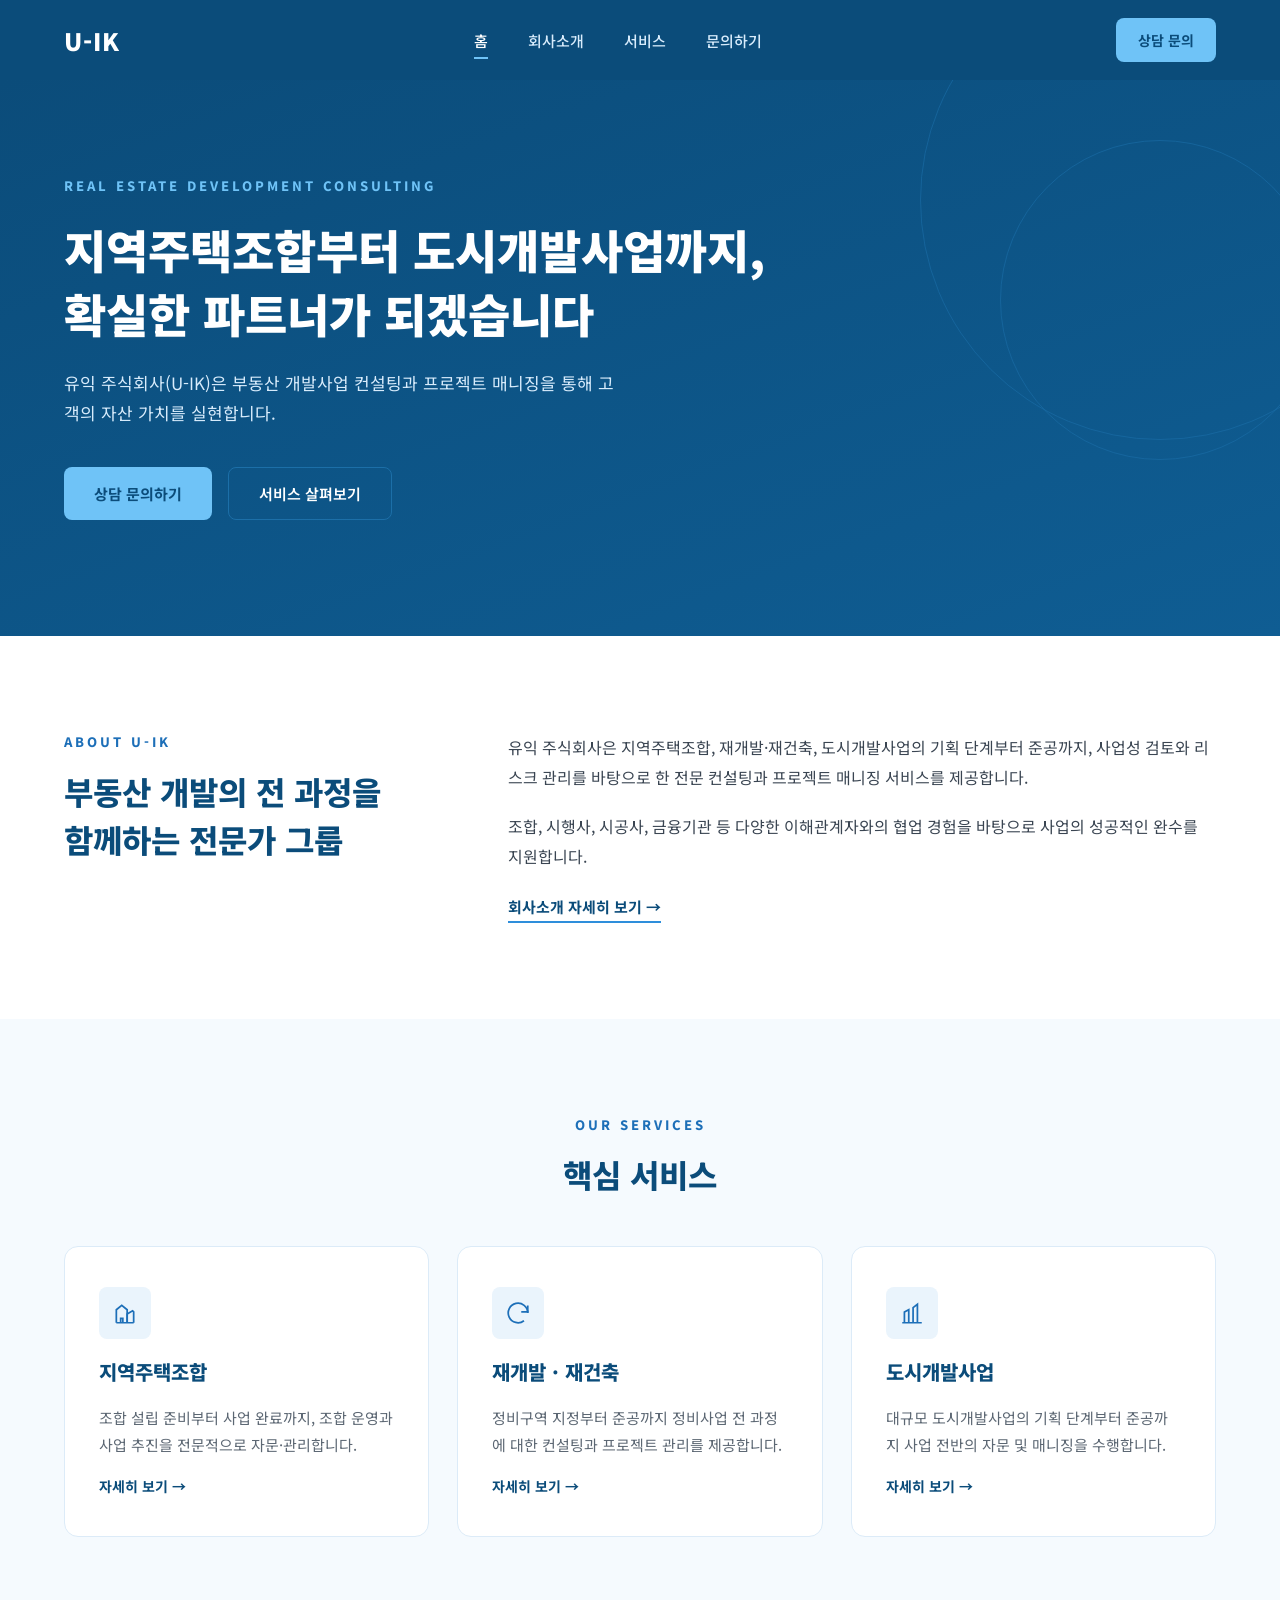
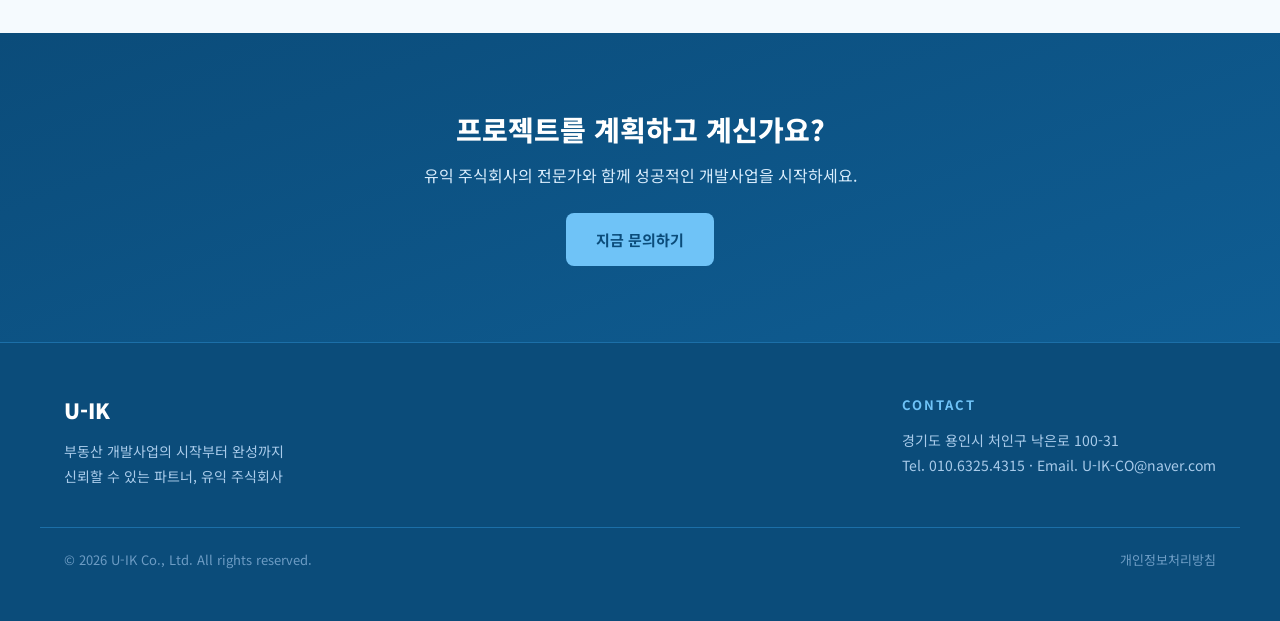
<file: index.html>
<!doctype html>
<html lang="ko">
<head>
<meta charset="UTF-8">
<meta name="viewport" content="width=device-width, initial-scale=1.0">
<title>U-IK | 유익 주식회사</title>
<meta name="description" content="지역주택조합, 재개발·재건축, 도시개발사업 컨설팅과 프로젝트 매니징 전문기업 유익 주식회사(U-IK)">
<link rel="preconnect" href="https://fonts.googleapis.com">
<link rel="preconnect" href="https://fonts.gstatic.com" crossorigin>
<link href="https://fonts.googleapis.com/css2?family=Noto+Sans+KR:wght@400;500;700;900&display=swap" rel="stylesheet">
<link rel="stylesheet" href="css/styles.css">
</head>
<body>

<nav class="nav" id="nav">
  <div class="nav-inner">
    <a href="index.html" class="logo">U-IK</a>
    <ul class="nav-links">
      <li><a href="index.html" class="active">홈</a></li>
      <li><a href="about.html">회사소개</a></li>
      <li><a href="services.html">서비스</a></li>
      <li><a href="contact.html">문의하기</a></li>
    </ul>
    <a href="contact.html" class="nav-cta">상담 문의</a>
    <button class="nav-toggle" id="navToggle" aria-label="메뉴 열기">
      <span></span><span></span><span></span>
    </button>
  </div>
</nav>

<header class="hero">
  <div class="hero-ring" style="width:480px; height:480px; right:-120px; top:-120px;"></div>
  <div class="hero-ring" style="width:320px; height:320px; right:-40px; top:60px;"></div>
  <div class="wrap">
    <div class="eyebrow">REAL ESTATE DEVELOPMENT CONSULTING</div>
    <h1>지역주택조합부터 도시개발사업까지,<br>확실한 파트너가 되겠습니다</h1>
    <p>유익 주식회사(U-IK)은 부동산 개발사업 컨설팅과 프로젝트 매니징을 통해 고객의 자산 가치를 실현합니다.</p>
    <div class="hero-actions">
      <a href="contact.html" class="btn-gold">상담 문의하기</a>
      <a href="services.html" class="btn-outline">서비스 살펴보기</a>
    </div>
  </div>
</header>

<section class="section">
  <div class="wrap two-col">
    <div class="col-fixed">
      <div class="section-label">ABOUT U-IK</div>
      <h2 class="section-title">부동산 개발의 전 과정을<br>함께하는 전문가 그룹</h2>
    </div>
    <div class="col-flex">
      <p class="body-text">유익 주식회사은 지역주택조합, 재개발·재건축, 도시개발사업의 기획 단계부터 준공까지, 사업성 검토와 리스크 관리를 바탕으로 한 전문 컨설팅과 프로젝트 매니징 서비스를 제공합니다.</p>
      <p class="body-text" style="margin-top:18px;">조합, 시행사, 시공사, 금융기관 등 다양한 이해관계자와의 협업 경험을 바탕으로 사업의 성공적인 완수를 지원합니다.</p>
      <a href="about.html" class="link-underline" style="margin-top:24px;">회사소개 자세히 보기 →</a>
    </div>
  </div>
</section>

<section class="section section-cream">
  <div class="wrap">
    <div style="text-align:center; max-width:640px; margin:0 auto 48px;">
      <div class="section-label">OUR SERVICES</div>
      <h2 class="section-title">핵심 서비스</h2>
    </div>
    <div class="grid-3">

      <div class="card">
        <div class="icon-badge">
          <svg class="icon" width="26" height="26" viewBox="0 0 24 24" fill="none" stroke="currentColor" stroke-width="1.6"><path d="M4 21V9l5-4 5 4v12"/><path d="M14 21v-8l5-3 1 1v10"/><path d="M8 21v-4h2v4M4 21h16"/></svg>
        </div>
        <h3>지역주택조합</h3>
        <p>조합 설립 준비부터 사업 완료까지, 조합 운영과 사업 추진을 전문적으로 자문·관리합니다.</p>
        <a href="services.html" class="link-underline">자세히 보기 →</a>
      </div>

      <div class="card">
        <div class="icon-badge">
          <svg class="icon" width="26" height="26" viewBox="0 0 24 24" fill="none" stroke="currentColor" stroke-width="1.6"><path d="M21 12a9 9 0 10-3.5 7.1"/><path d="M21 5v6h-6"/></svg>
        </div>
        <h3>재개발 · 재건축</h3>
        <p>정비구역 지정부터 준공까지 정비사업 전 과정에 대한 컨설팅과 프로젝트 관리를 제공합니다.</p>
        <a href="services.html" class="link-underline">자세히 보기 →</a>
      </div>

      <div class="card">
        <div class="icon-badge">
          <svg class="icon" width="26" height="26" viewBox="0 0 24 24" fill="none" stroke="currentColor" stroke-width="1.6"><path d="M3 21h18M5 21V11l4-2v12M13 21V7l4-3v17M9 14h.01M9 17h.01"/></svg>
        </div>
        <h3>도시개발사업</h3>
        <p>대규모 도시개발사업의 기획 단계부터 준공까지 사업 전반의 자문 및 매니징을 수행합니다.</p>
        <a href="services.html" class="link-underline">자세히 보기 →</a>
      </div>

    </div>
  </div>
</section>

<section class="cta">
  <div class="wrap">
    <h2>프로젝트를 계획하고 계신가요?</h2>
    <p>유익 주식회사의 전문가와 함께 성공적인 개발사업을 시작하세요.</p>
    <a href="contact.html" class="btn-gold" style="display:inline-block;">지금 문의하기</a>
  </div>
</section>

<footer class="footer">
  <div class="wrap footer-top">
    <div>
      <div class="footer-logo">U-IK</div>
      <p>부동산 개발사업의 시작부터 완성까지<br>신뢰할 수 있는 파트너, 유익 주식회사</p>
    </div>
    <div>
      <div style="font-size:13px; font-weight:700; letter-spacing:2px; color:#6FC3F7;">CONTACT</div>
      <p>경기도 용인시 처인구 낙은로 100-31<br>Tel. 010.6325.4315 · Email. U-IK-CO@naver.com</p>
    </div>
  </div>
  <div class="wrap footer-bottom">
    <span>© 2026 U-IK Co., Ltd. All rights reserved.</span>
    <ul class="footer-links">
      <li><a href="privacy.html">개인정보처리방침</a></li>
    </ul>
  </div>
</footer>

<script src="js/main.js"></script>
</body>
</html>
</file>
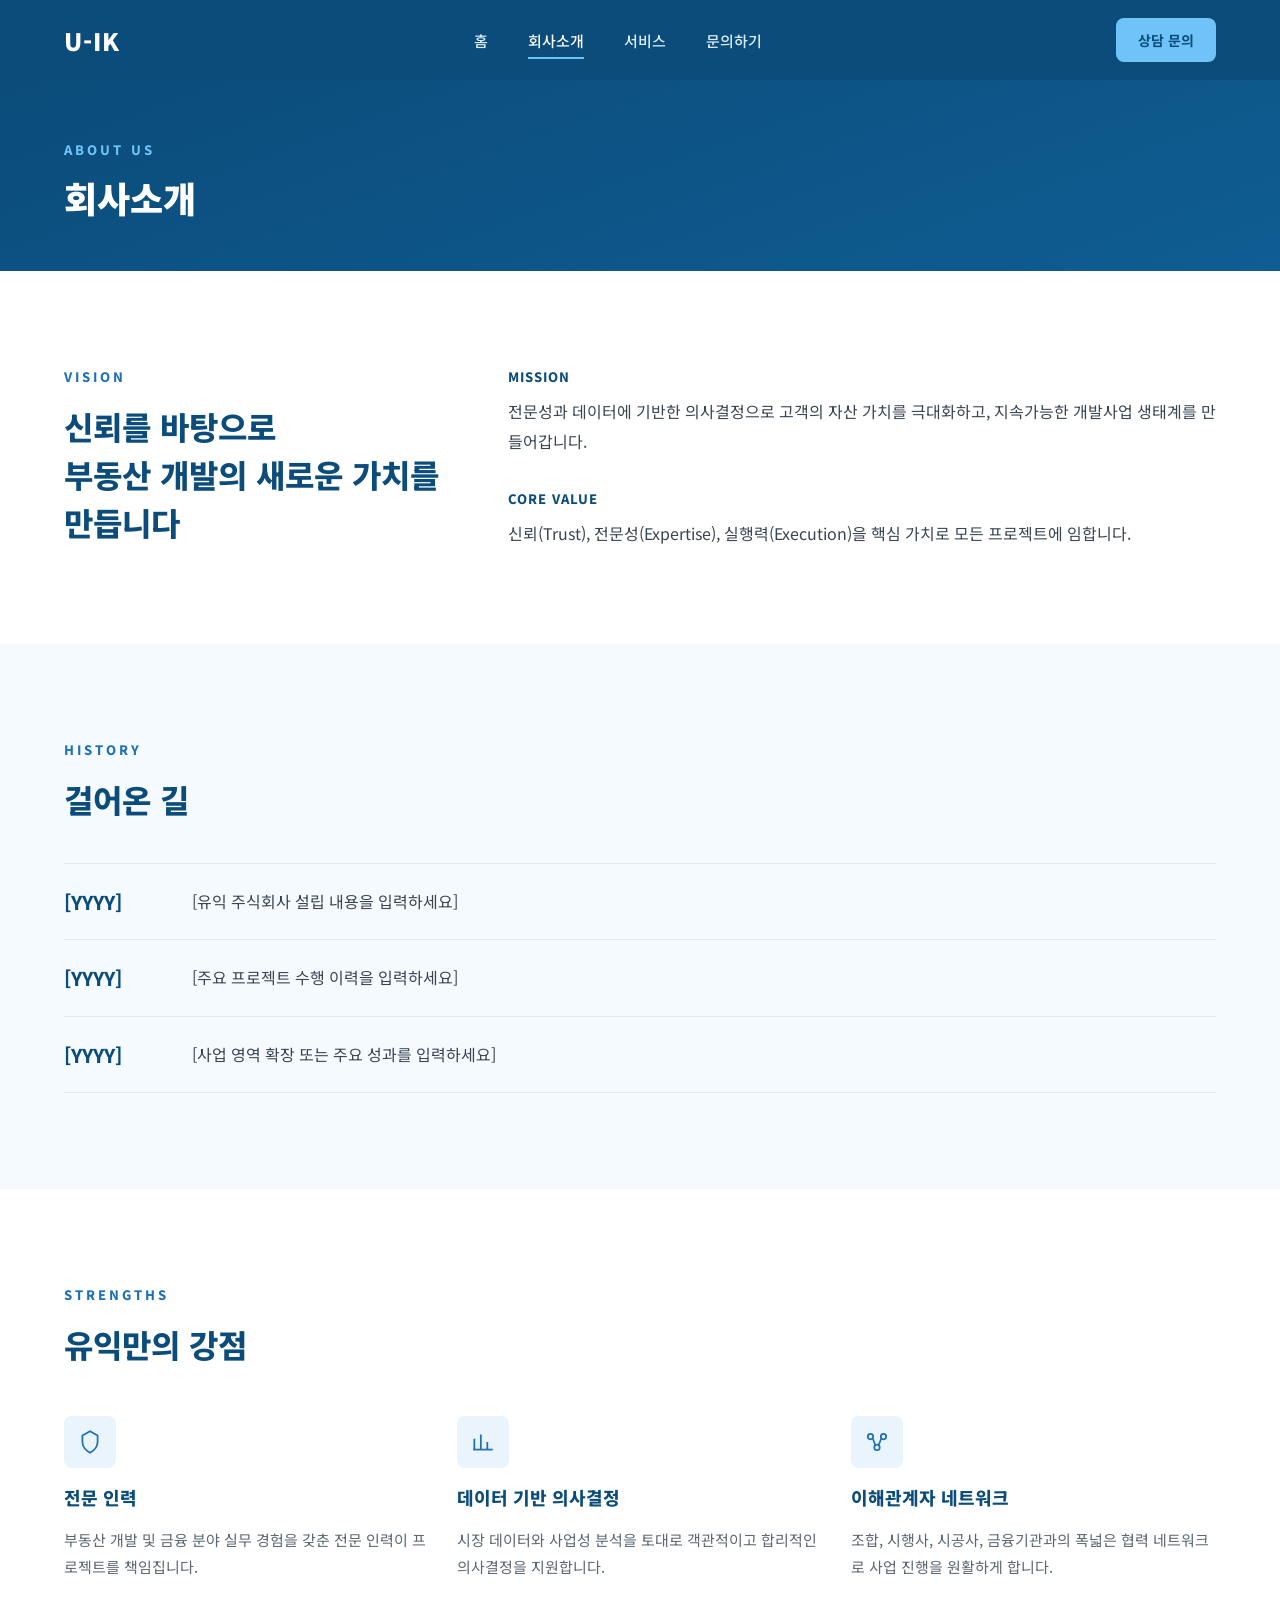
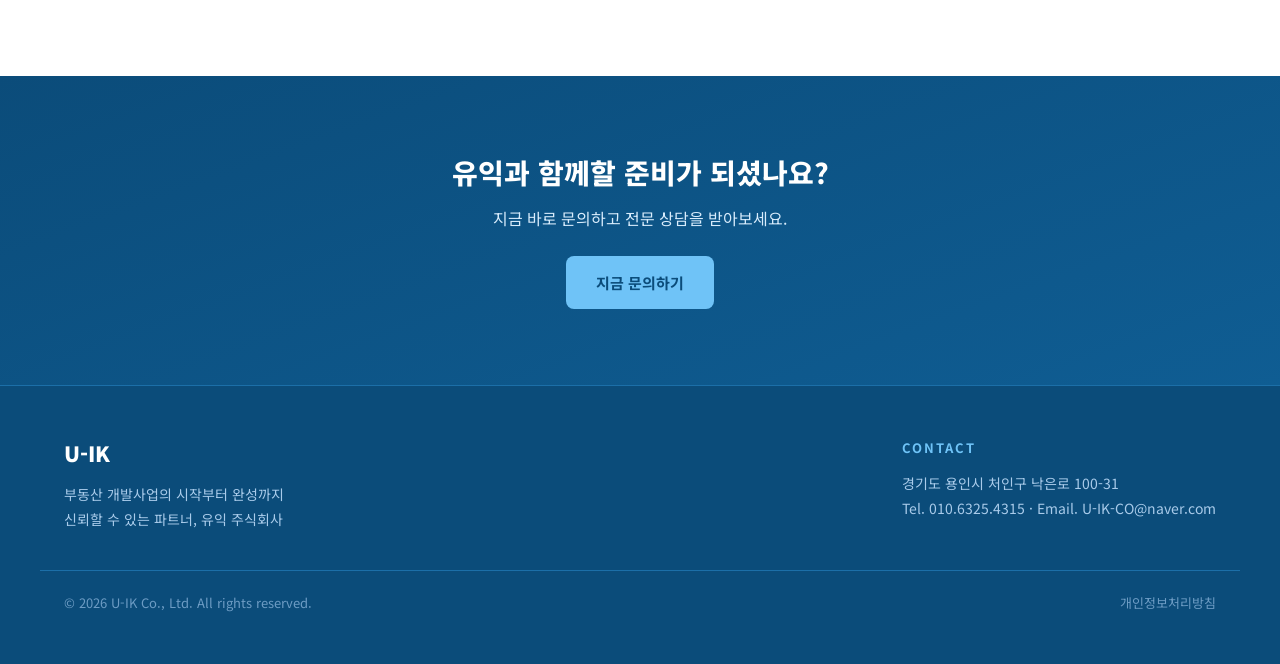
<file: about.html>
<!doctype html>
<html lang="ko">
<head>
<meta charset="UTF-8">
<meta name="viewport" content="width=device-width, initial-scale=1.0">
<title>회사소개 | U-IK</title>
<meta name="description" content="유익 주식회사(U-IK)의 비전, 미션, 핵심 강점을 소개합니다.">
<link rel="preconnect" href="https://fonts.googleapis.com">
<link rel="preconnect" href="https://fonts.gstatic.com" crossorigin>
<link href="https://fonts.googleapis.com/css2?family=Noto+Sans+KR:wght@400;500;700;900&display=swap" rel="stylesheet">
<link rel="stylesheet" href="css/styles.css">
</head>
<body>

<nav class="nav" id="nav">
  <div class="nav-inner">
    <a href="index.html" class="logo">U-IK</a>
    <ul class="nav-links">
      <li><a href="index.html">홈</a></li>
      <li><a href="about.html" class="active">회사소개</a></li>
      <li><a href="services.html">서비스</a></li>
      <li><a href="contact.html">문의하기</a></li>
    </ul>
    <a href="contact.html" class="nav-cta">상담 문의</a>
    <button class="nav-toggle" id="navToggle" aria-label="메뉴 열기">
      <span></span><span></span><span></span>
    </button>
  </div>
</nav>

<header class="page-hero">
  <div class="wrap">
    <div class="eyebrow">ABOUT US</div>
    <h1>회사소개</h1>
  </div>
</header>

<section class="section">
  <div class="wrap two-col">
    <div class="col-fixed">
      <div class="section-label">VISION</div>
      <h2 class="section-title">신뢰를 바탕으로<br>부동산 개발의 새로운 가치를 만듭니다</h2>
    </div>
    <div class="col-flex" style="display:flex; flex-direction:column; gap:32px; justify-content:center;">
      <div>
        <div style="font-size:13px; font-weight:800; color:var(--sky-900); letter-spacing:1px;">MISSION</div>
        <p class="body-text" style="margin-top:10px;">전문성과 데이터에 기반한 의사결정으로 고객의 자산 가치를 극대화하고, 지속가능한 개발사업 생태계를 만들어갑니다.</p>
      </div>
      <div>
        <div style="font-size:13px; font-weight:800; color:var(--sky-900); letter-spacing:1px;">CORE VALUE</div>
        <p class="body-text" style="margin-top:10px;">신뢰(Trust), 전문성(Expertise), 실행력(Execution)을 핵심 가치로 모든 프로젝트에 임합니다.</p>
      </div>
    </div>
  </div>
</section>

<section class="section section-cream">
  <div class="wrap">
    <div class="section-label">HISTORY</div>
    <h2 class="section-title" style="margin-bottom:40px;">걸어온 길</h2>
    <div>
      <div class="timeline-row">
        <div class="timeline-year">[YYYY]</div>
        <div class="timeline-desc">[유익 주식회사 설립 내용을 입력하세요]</div>
      </div>
      <div class="timeline-row">
        <div class="timeline-year">[YYYY]</div>
        <div class="timeline-desc">[주요 프로젝트 수행 이력을 입력하세요]</div>
      </div>
      <div class="timeline-row">
        <div class="timeline-year">[YYYY]</div>
        <div class="timeline-desc">[사업 영역 확장 또는 주요 성과를 입력하세요]</div>
      </div>
    </div>
  </div>
</section>

<section class="section">
  <div class="wrap">
    <div class="section-label">STRENGTHS</div>
    <h2 class="section-title" style="margin-bottom:48px;">유익만의 강점</h2>
    <div class="grid-3">

      <div class="strength">
        <div class="icon-badge">
          <svg class="icon" width="26" height="26" viewBox="0 0 24 24" fill="none" stroke="currentColor" stroke-width="1.6"><path d="M12 2l7 4v6c0 5-3.5 8-7 10-3.5-2-7-5-7-10V6l7-4z"/></svg>
        </div>
        <h3>전문 인력</h3>
        <p>부동산 개발 및 금융 분야 실무 경험을 갖춘 전문 인력이 프로젝트를 책임집니다.</p>
      </div>

      <div class="strength">
        <div class="icon-badge">
          <svg class="icon" width="26" height="26" viewBox="0 0 24 24" fill="none" stroke="currentColor" stroke-width="1.6"><path d="M4 19V9m6 10V5m6 14v-7"/><path d="M3 19h18"/></svg>
        </div>
        <h3>데이터 기반 의사결정</h3>
        <p>시장 데이터와 사업성 분석을 토대로 객관적이고 합리적인 의사결정을 지원합니다.</p>
      </div>

      <div class="strength">
        <div class="icon-badge">
          <svg class="icon" width="26" height="26" viewBox="0 0 24 24" fill="none" stroke="currentColor" stroke-width="1.6"><circle cx="6" cy="7" r="2.5"/><circle cx="18" cy="7" r="2.5"/><circle cx="12" cy="17" r="2.5"/><path d="M8 8.5L10.5 15M16 8.5L13.5 15"/></svg>
        </div>
        <h3>이해관계자 네트워크</h3>
        <p>조합, 시행사, 시공사, 금융기관과의 폭넓은 협력 네트워크로 사업 진행을 원활하게 합니다.</p>
      </div>

    </div>
  </div>
</section>

<section class="cta">
  <div class="wrap">
    <h2>유익과 함께할 준비가 되셨나요?</h2>
    <p>지금 바로 문의하고 전문 상담을 받아보세요.</p>
    <a href="contact.html" class="btn-gold" style="display:inline-block;">지금 문의하기</a>
  </div>
</section>

<footer class="footer">
  <div class="wrap footer-top">
    <div>
      <div class="footer-logo">U-IK</div>
      <p>부동산 개발사업의 시작부터 완성까지<br>신뢰할 수 있는 파트너, 유익 주식회사</p>
    </div>
    <div>
      <div style="font-size:13px; font-weight:700; letter-spacing:2px; color:#6FC3F7;">CONTACT</div>
      <p>경기도 용인시 처인구 낙은로 100-31<br>Tel. 010.6325.4315 · Email. U-IK-CO@naver.com</p>
    </div>
  </div>
  <div class="wrap footer-bottom">
    <span>© 2026 U-IK Co., Ltd. All rights reserved.</span>
    <ul class="footer-links">
      <li><a href="privacy.html">개인정보처리방침</a></li>
    </ul>
  </div>
</footer>

<script src="js/main.js"></script>
</body>
</html>
</file>
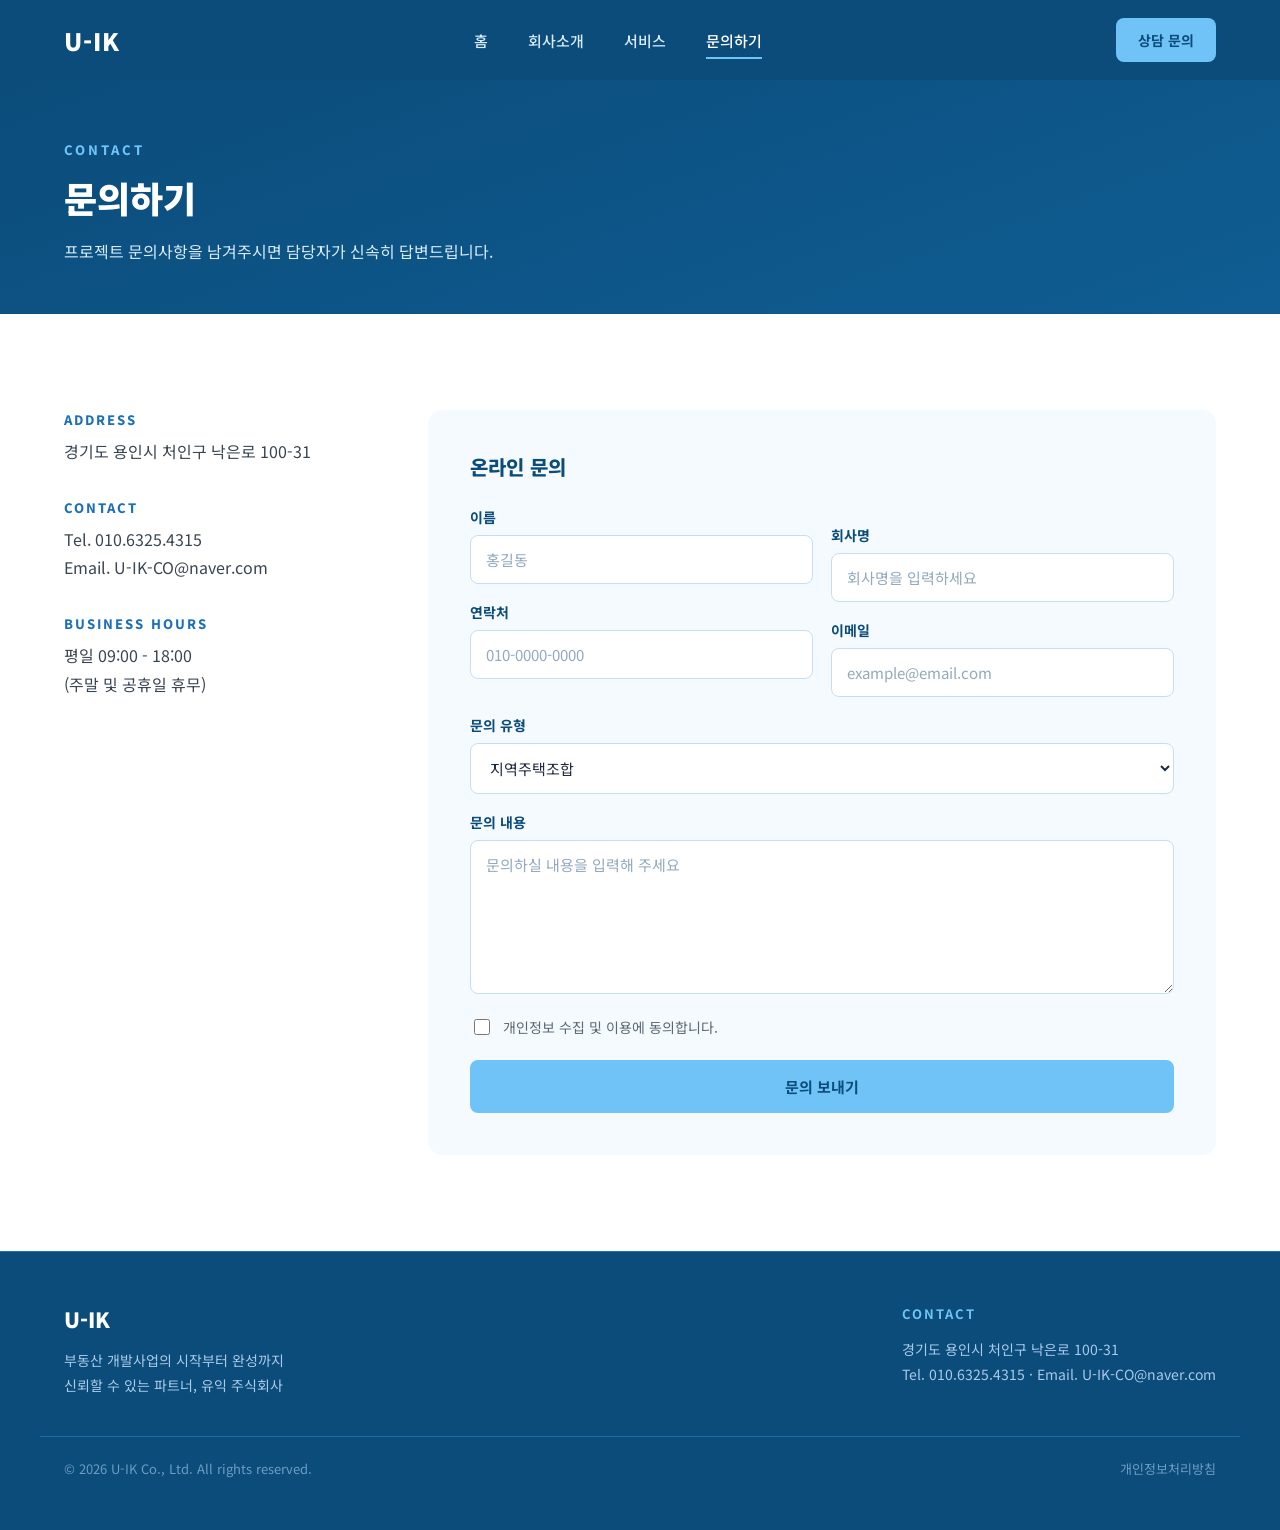
<file: contact.html>
<!doctype html>
<html lang="ko">
<head>
<meta charset="UTF-8">
<meta name="viewport" content="width=device-width, initial-scale=1.0">
<title>문의하기 | U-IK</title>
<meta name="description" content="유익 주식회사(U-IK)에 부동산 개발사업 컨설팅을 문의하세요.">
<link rel="preconnect" href="https://fonts.googleapis.com">
<link rel="preconnect" href="https://fonts.gstatic.com" crossorigin>
<link href="https://fonts.googleapis.com/css2?family=Noto+Sans+KR:wght@400;500;700;900&display=swap" rel="stylesheet">
<link rel="stylesheet" href="css/styles.css">
</head>
<body>

<nav class="nav" id="nav">
  <div class="nav-inner">
    <a href="index.html" class="logo">U-IK</a>
    <ul class="nav-links">
      <li><a href="index.html">홈</a></li>
      <li><a href="about.html">회사소개</a></li>
      <li><a href="services.html">서비스</a></li>
      <li><a href="contact.html" class="active">문의하기</a></li>
    </ul>
    <a href="contact.html" class="nav-cta">상담 문의</a>
    <button class="nav-toggle" id="navToggle" aria-label="메뉴 열기">
      <span></span><span></span><span></span>
    </button>
  </div>
</nav>

<header class="page-hero">
  <div class="wrap">
    <div class="eyebrow">CONTACT</div>
    <h1>문의하기</h1>
    <p>프로젝트 문의사항을 남겨주시면 담당자가 신속히 답변드립니다.</p>
  </div>
</header>

<section class="section">
  <div class="wrap contact-grid">

    <div class="contact-info">
      <div>
        <div class="info-label">ADDRESS</div>
        <p class="info-value">경기도 용인시 처인구 낙은로 100-31</p>
      </div>
      <div>
        <div class="info-label">CONTACT</div>
        <p class="info-value">Tel. 010.6325.4315<br>Email. U-IK-CO@naver.com</p>
      </div>
      <div>
        <div class="info-label">BUSINESS HOURS</div>
        <p class="info-value">평일 09:00 - 18:00<br>(주말 및 공휴일 휴무)</p>
      </div>
    </div>

    <div class="contact-form">
      <h3>온라인 문의</h3>
      <form id="contactForm">
        <div class="form-grid">
          <div class="field">
            <label for="name">이름</label>
            <input type="text" id="name" name="name" placeholder="홍길동" required>
          </div>
          <div class="field">
            <label for="company">회사명</label>
            <input type="text" id="company" name="company" placeholder="회사명을 입력하세요">
          </div>
        </div>
        <div class="form-grid">
          <div class="field">
            <label for="phone">연락처</label>
            <input type="tel" id="phone" name="phone" placeholder="010-0000-0000" required>
          </div>
          <div class="field">
            <label for="email">이메일</label>
            <input type="email" id="email" name="email" placeholder="example@email.com" required>
          </div>
        </div>
        <div class="field">
          <label for="type">문의 유형</label>
          <select id="type" name="type">
            <option>지역주택조합</option>
            <option>재개발 · 재건축</option>
            <option>도시개발사업</option>
            <option>기타 문의</option>
          </select>
        </div>
        <div class="field">
          <label for="message">문의 내용</label>
          <textarea id="message" name="message" rows="6" placeholder="문의하실 내용을 입력해 주세요" required></textarea>
        </div>
        <label class="checkbox-field">
          <input type="checkbox" required>
          개인정보 수집 및 이용에 동의합니다.
        </label>
        <button type="submit" class="btn-gold form-submit">문의 보내기</button>
        <p class="form-note" id="formNote">문의가 접수되었습니다. 빠른 시일 내에 담당자가 연락드리겠습니다.</p>
      </form>
    </div>

  </div>
</section>

<footer class="footer">
  <div class="wrap footer-top">
    <div>
      <div class="footer-logo">U-IK</div>
      <p>부동산 개발사업의 시작부터 완성까지<br>신뢰할 수 있는 파트너, 유익 주식회사</p>
    </div>
    <div>
      <div style="font-size:13px; font-weight:700; letter-spacing:2px; color:#6FC3F7;">CONTACT</div>
      <p>경기도 용인시 처인구 낙은로 100-31<br>Tel. 010.6325.4315 · Email. U-IK-CO@naver.com</p>
    </div>
  </div>
  <div class="wrap footer-bottom">
    <span>© 2026 U-IK Co., Ltd. All rights reserved.</span>
    <ul class="footer-links">
      <li><a href="privacy.html">개인정보처리방침</a></li>
    </ul>
  </div>
</footer>

<script src="js/main.js"></script>
</body>
</html>
</file>
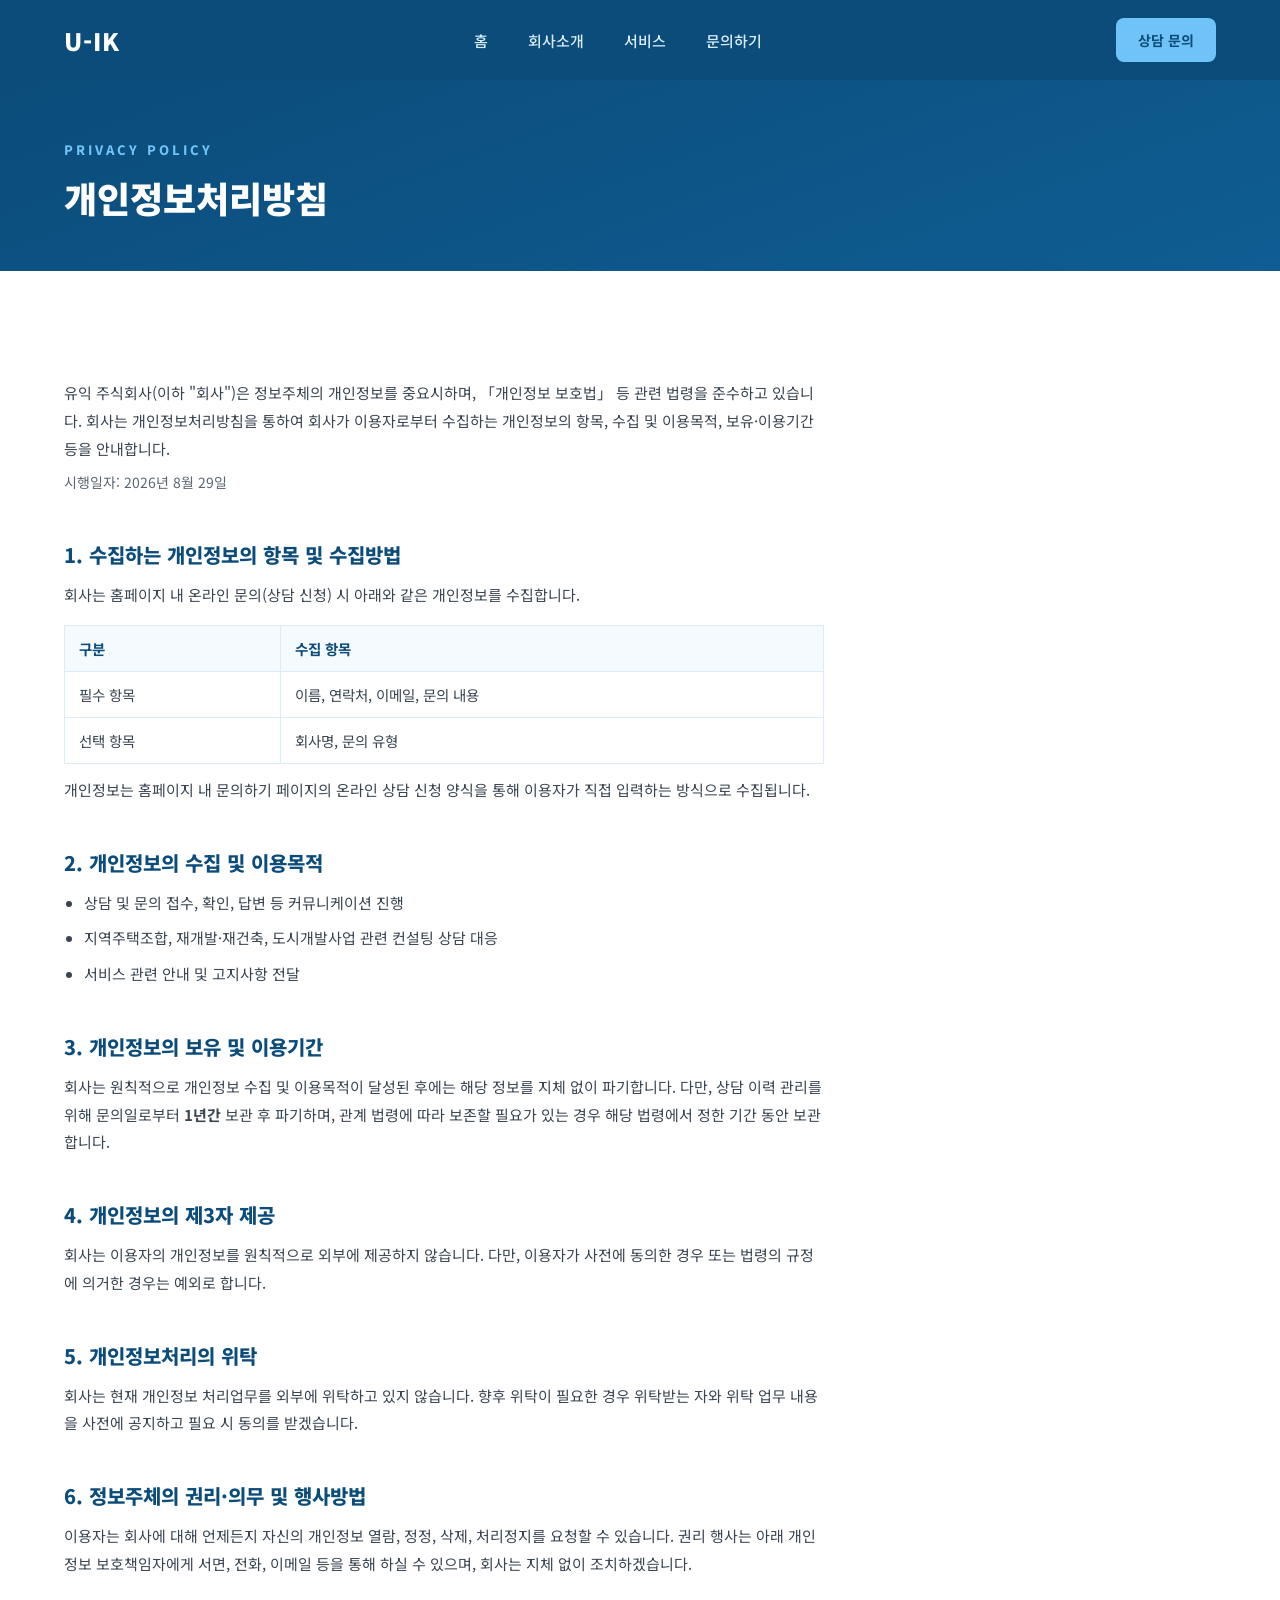
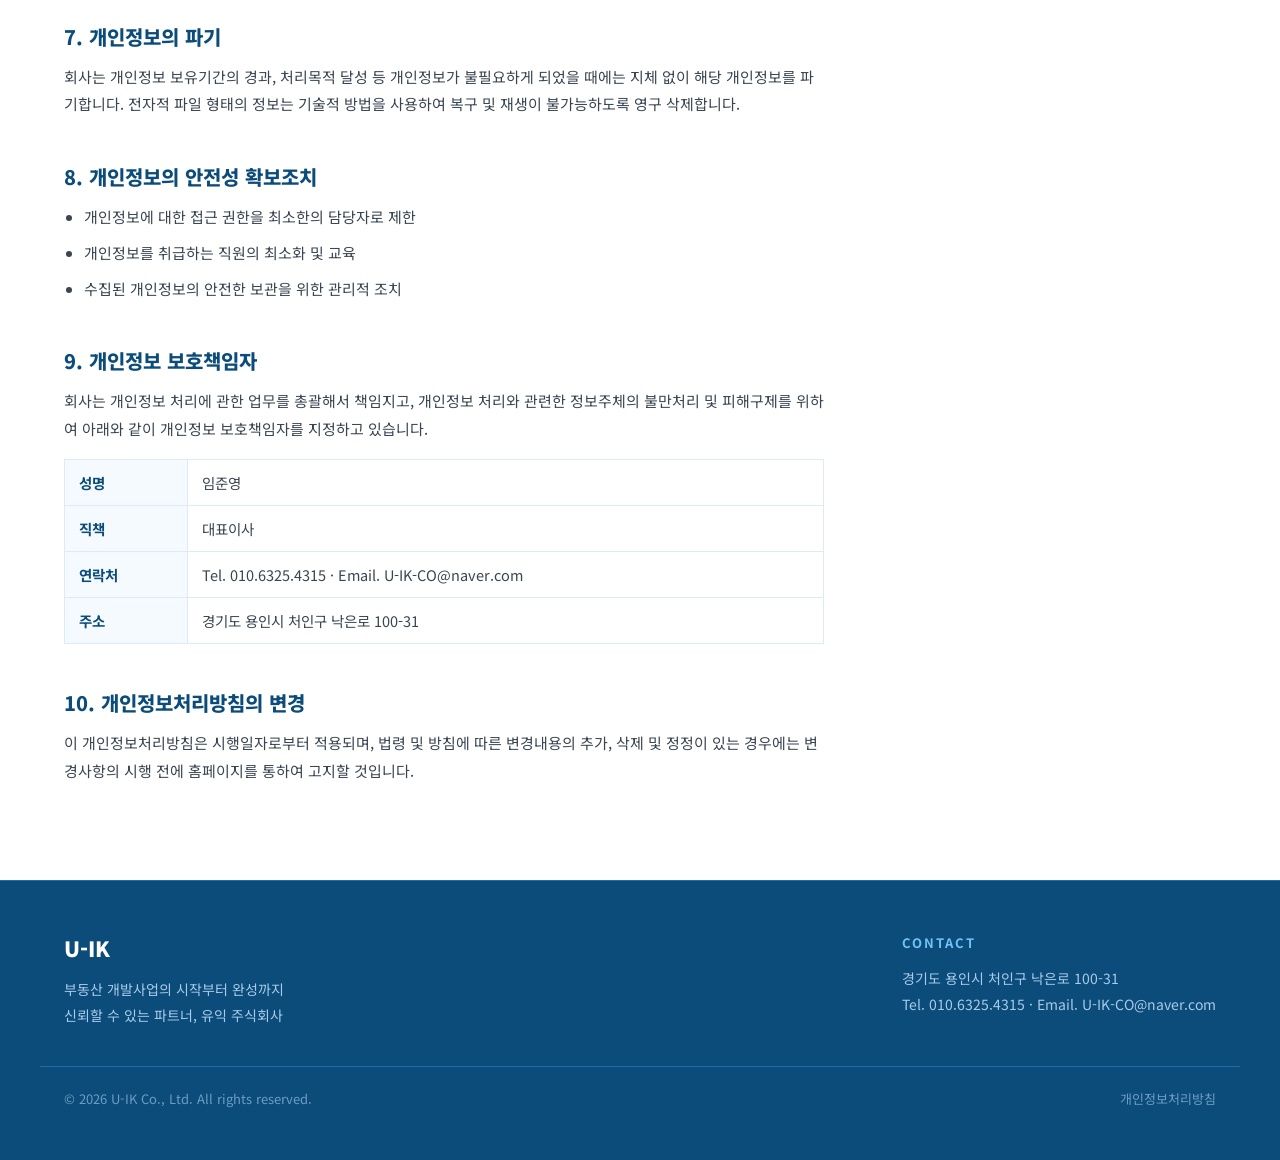
<file: privacy.html>
<!doctype html>
<html lang="ko">
<head>
<meta charset="UTF-8">
<meta name="viewport" content="width=device-width, initial-scale=1.0">
<title>개인정보처리방침 | U-IK</title>
<meta name="description" content="유익 주식회사(U-IK) 개인정보처리방침">
<link rel="preconnect" href="https://fonts.googleapis.com">
<link rel="preconnect" href="https://fonts.gstatic.com" crossorigin>
<link href="https://fonts.googleapis.com/css2?family=Noto+Sans+KR:wght@400;500;700;900&display=swap" rel="stylesheet">
<link rel="stylesheet" href="css/styles.css">
</head>
<body>

<nav class="nav" id="nav">
  <div class="nav-inner">
    <a href="index.html" class="logo">U-IK</a>
    <ul class="nav-links">
      <li><a href="index.html">홈</a></li>
      <li><a href="about.html">회사소개</a></li>
      <li><a href="services.html">서비스</a></li>
      <li><a href="contact.html">문의하기</a></li>
    </ul>
    <a href="contact.html" class="nav-cta">상담 문의</a>
    <button class="nav-toggle" id="navToggle" aria-label="메뉴 열기">
      <span></span><span></span><span></span>
    </button>
  </div>
</nav>

<header class="page-hero">
  <div class="wrap">
    <div class="eyebrow">PRIVACY POLICY</div>
    <h1>개인정보처리방침</h1>
  </div>
</header>

<section class="section">
  <div class="wrap">
    <div class="legal">
      <p>유익 주식회사(이하 "회사")은 정보주체의 개인정보를 중요시하며, 「개인정보 보호법」 등 관련 법령을 준수하고 있습니다. 회사는 개인정보처리방침을 통하여 회사가 이용자로부터 수집하는 개인정보의 항목, 수집 및 이용목적, 보유·이용기간 등을 안내합니다.</p>
      <p class="updated">시행일자: 2026년 8월 29일</p>

      <h2>1. 수집하는 개인정보의 항목 및 수집방법</h2>
      <p>회사는 홈페이지 내 온라인 문의(상담 신청) 시 아래와 같은 개인정보를 수집합니다.</p>
      <table>
        <thead>
          <tr><th>구분</th><th>수집 항목</th></tr>
        </thead>
        <tbody>
          <tr><td>필수 항목</td><td>이름, 연락처, 이메일, 문의 내용</td></tr>
          <tr><td>선택 항목</td><td>회사명, 문의 유형</td></tr>
        </tbody>
      </table>
      <p>개인정보는 홈페이지 내 문의하기 페이지의 온라인 상담 신청 양식을 통해 이용자가 직접 입력하는 방식으로 수집됩니다.</p>

      <h2>2. 개인정보의 수집 및 이용목적</h2>
      <ul>
        <li>상담 및 문의 접수, 확인, 답변 등 커뮤니케이션 진행</li>
        <li>지역주택조합, 재개발·재건축, 도시개발사업 관련 컨설팅 상담 대응</li>
        <li>서비스 관련 안내 및 고지사항 전달</li>
      </ul>

      <h2>3. 개인정보의 보유 및 이용기간</h2>
      <p>회사는 원칙적으로 개인정보 수집 및 이용목적이 달성된 후에는 해당 정보를 지체 없이 파기합니다. 다만, 상담 이력 관리를 위해 문의일로부터 <strong>1년간</strong> 보관 후 파기하며, 관계 법령에 따라 보존할 필요가 있는 경우 해당 법령에서 정한 기간 동안 보관합니다.</p>

      <h2>4. 개인정보의 제3자 제공</h2>
      <p>회사는 이용자의 개인정보를 원칙적으로 외부에 제공하지 않습니다. 다만, 이용자가 사전에 동의한 경우 또는 법령의 규정에 의거한 경우는 예외로 합니다.</p>

      <h2>5. 개인정보처리의 위탁</h2>
      <p>회사는 현재 개인정보 처리업무를 외부에 위탁하고 있지 않습니다. 향후 위탁이 필요한 경우 위탁받는 자와 위탁 업무 내용을 사전에 공지하고 필요 시 동의를 받겠습니다.</p>

      <h2>6. 정보주체의 권리·의무 및 행사방법</h2>
      <p>이용자는 회사에 대해 언제든지 자신의 개인정보 열람, 정정, 삭제, 처리정지를 요청할 수 있습니다. 권리 행사는 아래 개인정보 보호책임자에게 서면, 전화, 이메일 등을 통해 하실 수 있으며, 회사는 지체 없이 조치하겠습니다.</p>

      <h2>7. 개인정보의 파기</h2>
      <p>회사는 개인정보 보유기간의 경과, 처리목적 달성 등 개인정보가 불필요하게 되었을 때에는 지체 없이 해당 개인정보를 파기합니다. 전자적 파일 형태의 정보는 기술적 방법을 사용하여 복구 및 재생이 불가능하도록 영구 삭제합니다.</p>

      <h2>8. 개인정보의 안전성 확보조치</h2>
      <ul>
        <li>개인정보에 대한 접근 권한을 최소한의 담당자로 제한</li>
        <li>개인정보를 취급하는 직원의 최소화 및 교육</li>
        <li>수집된 개인정보의 안전한 보관을 위한 관리적 조치</li>
      </ul>

      <h2>9. 개인정보 보호책임자</h2>
      <p>회사는 개인정보 처리에 관한 업무를 총괄해서 책임지고, 개인정보 처리와 관련한 정보주체의 불만처리 및 피해구제를 위하여 아래와 같이 개인정보 보호책임자를 지정하고 있습니다.</p>
      <table>
        <tbody>
          <tr><th>성명</th><td>임준영</td></tr>
          <tr><th>직책</th><td>대표이사</td></tr>
          <tr><th>연락처</th><td>Tel. 010.6325.4315 · Email. U-IK-CO@naver.com</td></tr>
          <tr><th>주소</th><td>경기도 용인시 처인구 낙은로 100-31</td></tr>
        </tbody>
      </table>

      <h2>10. 개인정보처리방침의 변경</h2>
      <p>이 개인정보처리방침은 시행일자로부터 적용되며, 법령 및 방침에 따른 변경내용의 추가, 삭제 및 정정이 있는 경우에는 변경사항의 시행 전에 홈페이지를 통하여 고지할 것입니다.</p>
    </div>
  </div>
</section>

<footer class="footer">
  <div class="wrap footer-top">
    <div>
      <div class="footer-logo">U-IK</div>
      <p>부동산 개발사업의 시작부터 완성까지<br>신뢰할 수 있는 파트너, 유익 주식회사</p>
    </div>
    <div>
      <div style="font-size:13px; font-weight:700; letter-spacing:2px; color:#6FC3F7;">CONTACT</div>
      <p>경기도 용인시 처인구 낙은로 100-31<br>Tel. 010.6325.4315 · Email. U-IK-CO@naver.com</p>
    </div>
  </div>
  <div class="wrap footer-bottom">
    <span>© 2026 U-IK Co., Ltd. All rights reserved.</span>
    <ul class="footer-links">
      <li><a href="privacy.html">개인정보처리방침</a></li>
    </ul>
  </div>
</footer>

<script src="js/main.js"></script>
</body>
</html>
</file>
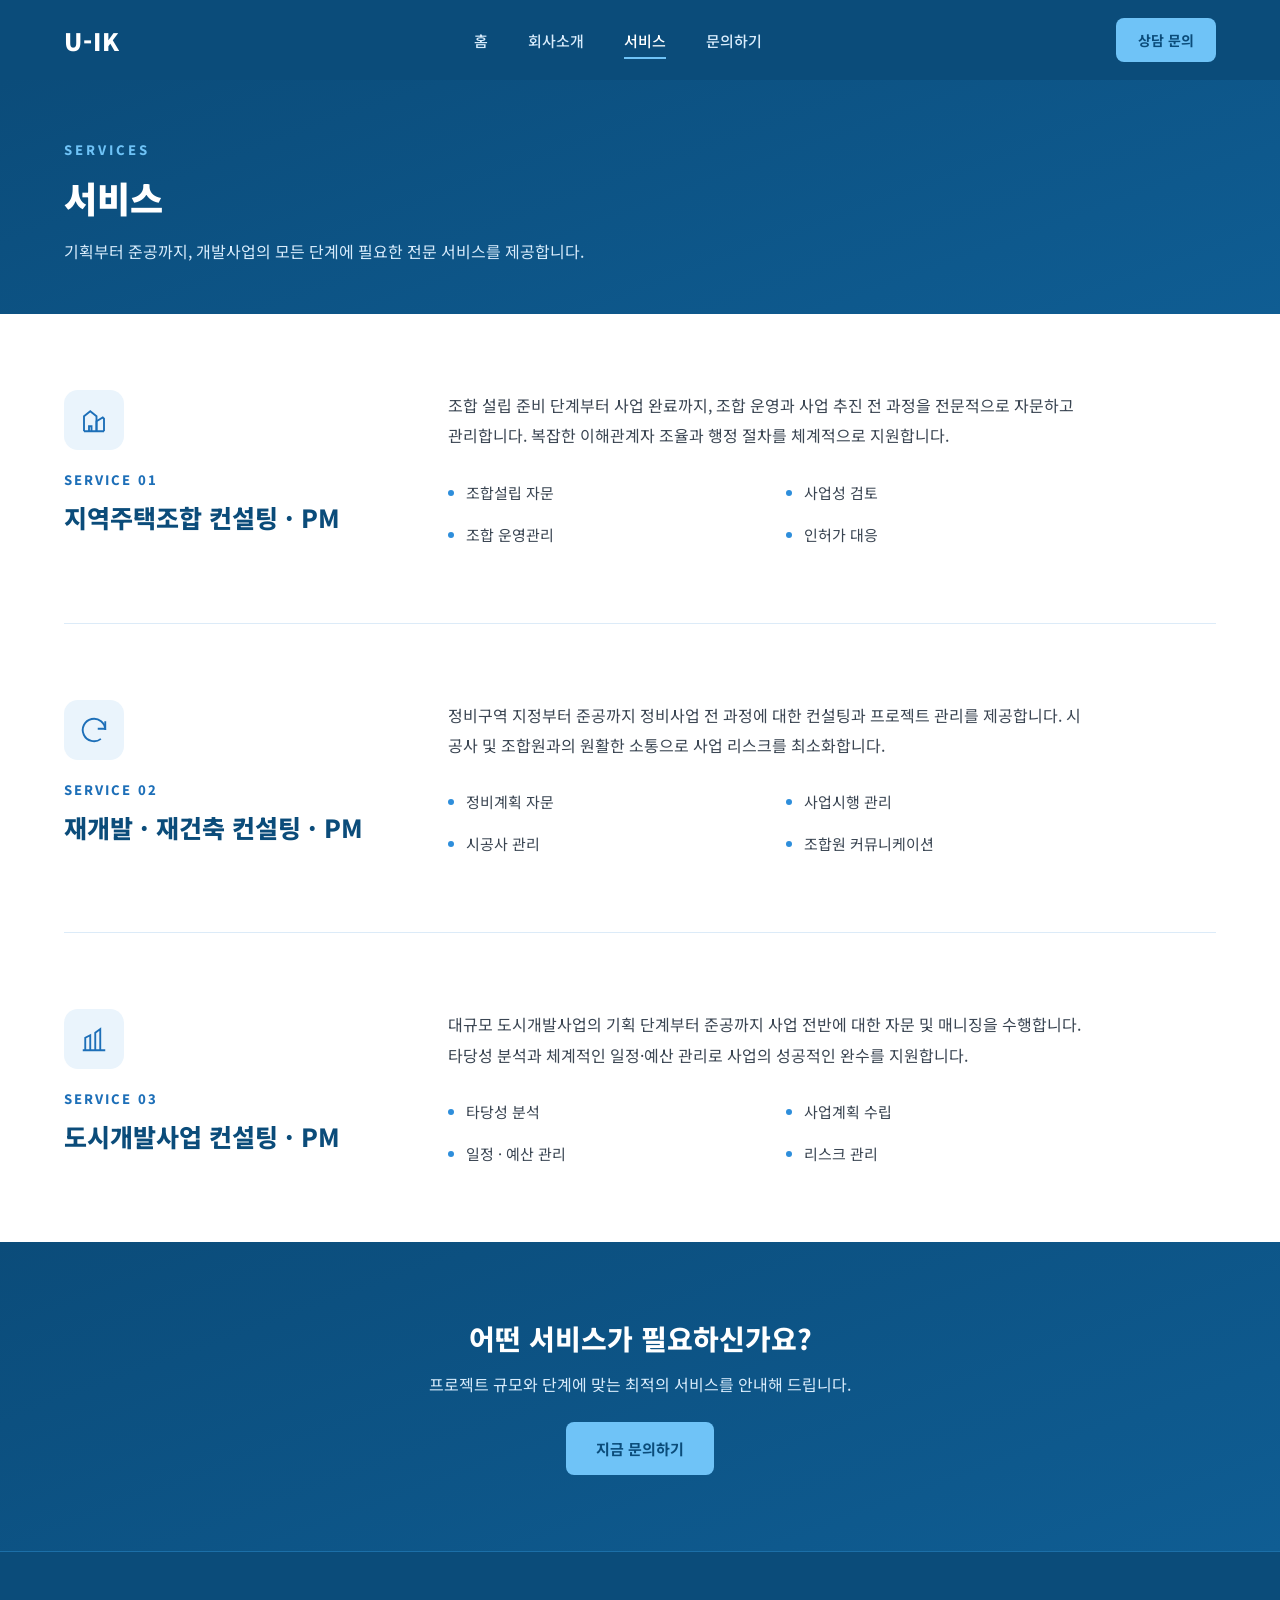
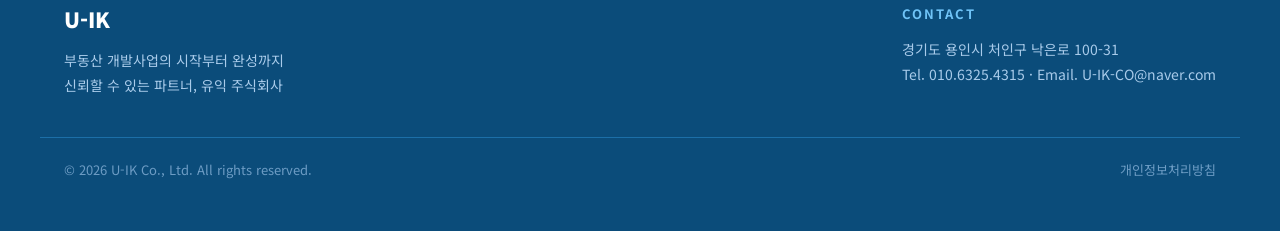
<file: services.html>
<!doctype html>
<html lang="ko">
<head>
<meta charset="UTF-8">
<meta name="viewport" content="width=device-width, initial-scale=1.0">
<title>서비스 | U-IK</title>
<meta name="description" content="지역주택조합, 재개발·재건축, 도시개발사업 컨설팅 및 프로젝트 매니징 서비스 안내">
<link rel="preconnect" href="https://fonts.googleapis.com">
<link rel="preconnect" href="https://fonts.gstatic.com" crossorigin>
<link href="https://fonts.googleapis.com/css2?family=Noto+Sans+KR:wght@400;500;700;900&display=swap" rel="stylesheet">
<link rel="stylesheet" href="css/styles.css">
</head>
<body>

<nav class="nav" id="nav">
  <div class="nav-inner">
    <a href="index.html" class="logo">U-IK</a>
    <ul class="nav-links">
      <li><a href="index.html">홈</a></li>
      <li><a href="about.html">회사소개</a></li>
      <li><a href="services.html" class="active">서비스</a></li>
      <li><a href="contact.html">문의하기</a></li>
    </ul>
    <a href="contact.html" class="nav-cta">상담 문의</a>
    <button class="nav-toggle" id="navToggle" aria-label="메뉴 열기">
      <span></span><span></span><span></span>
    </button>
  </div>
</nav>

<header class="page-hero">
  <div class="wrap">
    <div class="eyebrow">SERVICES</div>
    <h1>서비스</h1>
    <p>기획부터 준공까지, 개발사업의 모든 단계에 필요한 전문 서비스를 제공합니다.</p>
  </div>
</header>

<div class="wrap">

  <div class="service-block">
    <div class="col-fixed">
      <div class="icon-badge" style="width:60px; height:60px; border-radius:14px;">
        <svg class="icon" width="30" height="30" viewBox="0 0 24 24" fill="none" stroke="currentColor" stroke-width="1.5"><path d="M4 21V9l5-4 5 4v12"/><path d="M14 21v-8l5-3 1 1v10"/><path d="M8 21v-4h2v4M4 21h16"/></svg>
      </div>
      <div class="service-num">SERVICE 01</div>
      <h2>지역주택조합 컨설팅 · PM</h2>
    </div>
    <div class="col-flex">
      <p class="body-text" style="max-width:640px;">조합 설립 준비 단계부터 사업 완료까지, 조합 운영과 사업 추진 전 과정을 전문적으로 자문하고 관리합니다. 복잡한 이해관계자 조율과 행정 절차를 체계적으로 지원합니다.</p>
      <div class="bullet-grid">
        <div class="bullet"><div class="dot"></div><span>조합설립 자문</span></div>
        <div class="bullet"><div class="dot"></div><span>사업성 검토</span></div>
        <div class="bullet"><div class="dot"></div><span>조합 운영관리</span></div>
        <div class="bullet"><div class="dot"></div><span>인허가 대응</span></div>
      </div>
    </div>
  </div>

  <div class="service-block">
    <div class="col-fixed">
      <div class="icon-badge" style="width:60px; height:60px; border-radius:14px;">
        <svg class="icon" width="30" height="30" viewBox="0 0 24 24" fill="none" stroke="currentColor" stroke-width="1.5"><path d="M21 12a9 9 0 10-3.5 7.1"/><path d="M21 5v6h-6"/></svg>
      </div>
      <div class="service-num">SERVICE 02</div>
      <h2>재개발 · 재건축 컨설팅 · PM</h2>
    </div>
    <div class="col-flex">
      <p class="body-text" style="max-width:640px;">정비구역 지정부터 준공까지 정비사업 전 과정에 대한 컨설팅과 프로젝트 관리를 제공합니다. 시공사 및 조합원과의 원활한 소통으로 사업 리스크를 최소화합니다.</p>
      <div class="bullet-grid">
        <div class="bullet"><div class="dot"></div><span>정비계획 자문</span></div>
        <div class="bullet"><div class="dot"></div><span>사업시행 관리</span></div>
        <div class="bullet"><div class="dot"></div><span>시공사 관리</span></div>
        <div class="bullet"><div class="dot"></div><span>조합원 커뮤니케이션</span></div>
      </div>
    </div>
  </div>

  <div class="service-block">
    <div class="col-fixed">
      <div class="icon-badge" style="width:60px; height:60px; border-radius:14px;">
        <svg class="icon" width="30" height="30" viewBox="0 0 24 24" fill="none" stroke="currentColor" stroke-width="1.5"><path d="M3 21h18M5 21V11l4-2v12M13 21V7l4-3v17M9 14h.01M9 17h.01"/></svg>
      </div>
      <div class="service-num">SERVICE 03</div>
      <h2>도시개발사업 컨설팅 · PM</h2>
    </div>
    <div class="col-flex">
      <p class="body-text" style="max-width:640px;">대규모 도시개발사업의 기획 단계부터 준공까지 사업 전반에 대한 자문 및 매니징을 수행합니다. 타당성 분석과 체계적인 일정·예산 관리로 사업의 성공적인 완수를 지원합니다.</p>
      <div class="bullet-grid">
        <div class="bullet"><div class="dot"></div><span>타당성 분석</span></div>
        <div class="bullet"><div class="dot"></div><span>사업계획 수립</span></div>
        <div class="bullet"><div class="dot"></div><span>일정 · 예산 관리</span></div>
        <div class="bullet"><div class="dot"></div><span>리스크 관리</span></div>
      </div>
    </div>
  </div>

</div>

<section class="cta">
  <div class="wrap">
    <h2>어떤 서비스가 필요하신가요?</h2>
    <p>프로젝트 규모와 단계에 맞는 최적의 서비스를 안내해 드립니다.</p>
    <a href="contact.html" class="btn-gold" style="display:inline-block;">지금 문의하기</a>
  </div>
</section>

<footer class="footer">
  <div class="wrap footer-top">
    <div>
      <div class="footer-logo">U-IK</div>
      <p>부동산 개발사업의 시작부터 완성까지<br>신뢰할 수 있는 파트너, 유익 주식회사</p>
    </div>
    <div>
      <div style="font-size:13px; font-weight:700; letter-spacing:2px; color:#6FC3F7;">CONTACT</div>
      <p>경기도 용인시 처인구 낙은로 100-31<br>Tel. 010.6325.4315 · Email. U-IK-CO@naver.com</p>
    </div>
  </div>
  <div class="wrap footer-bottom">
    <span>© 2026 U-IK Co., Ltd. All rights reserved.</span>
    <ul class="footer-links">
      <li><a href="privacy.html">개인정보처리방침</a></li>
    </ul>
  </div>
</footer>

<script src="js/main.js"></script>
</body>
</html>
</file>
<file: css/styles.css>
:root {
  --sky-900: #0B4C7A;
  --sky-800: #0F5D93;
  --sky-line: #1C6FA8;
  --sky-600: #2E8EDB;
  --sky-700: #1D6FB8;
  --sky-100: #EAF4FC;
  --sky-50: #F5FAFE;
  --card-line: #DCEBF8;
  --input-line: #C7DEF0;
  --ink: #1E293B;
  --text-body: #3A4552;
  --text-muted: #5C6773;
  --text-onblue: #D8ECFC;
  --text-onblue-muted: #A9CBEA;
  --text-onblue-faint: #6D9CC4;
  --white: #FFFFFF;
  --max-width: 1200px;
  --radius: 14px;
  --radius-sm: 8px;
}

* { box-sizing: border-box; }

html { scroll-behavior: smooth; }

body {
  margin: 0;
  font-family: 'Noto Sans KR', 'Malgun Gothic', sans-serif;
  background: var(--white);
  color: var(--ink);
}

h1, h2, h3 {
  font-family: 'Noto Sans KR', sans-serif;
  font-weight: 800;
  margin: 0;
}

p { margin: 0; }

a {
  color: var(--sky-900);
  text-decoration: none;
  transition: color 0.15s ease;
}

img { max-width: 100%; }

button {
  font-family: 'Noto Sans KR', sans-serif;
  cursor: pointer;
  border: none;
}

.wrap {
  max-width: var(--max-width);
  margin: 0 auto;
  padding: 0 24px;
}

/* ---------- NAV ---------- */
.nav {
  background: var(--sky-900);
  position: sticky;
  top: 0;
  z-index: 100;
}
.nav-inner {
  max-width: var(--max-width);
  margin: 0 auto;
  padding: 0 24px;
  display: flex;
  align-items: center;
  justify-content: space-between;
  height: 80px;
}
.logo {
  font-family: 'Noto Sans KR', sans-serif;
  font-size: 24px;
  font-weight: 900;
  color: var(--white);
  letter-spacing: 1px;
}
.nav-links {
  display: flex;
  align-items: center;
  gap: 40px;
  list-style: none;
  margin: 0;
  padding: 0;
}
.nav-links a {
  color: var(--text-onblue);
  font-size: 15px;
  font-weight: 500;
  padding-bottom: 6px;
  border-bottom: 2px solid transparent;
}
.nav-links a:hover,
.nav-links a.active {
  color: var(--white);
}
.nav-links a.active {
  border-bottom-color: #6FC3F7;
}
.nav-cta {
  background: #6FC3F7;
  color: var(--sky-900);
  border: none;
  padding: 12px 22px;
  font-size: 14px;
  font-weight: 700;
  border-radius: var(--radius-sm);
}
.nav-cta:hover {
  background: var(--white);
}
.nav-toggle {
  display: none;
  background: none;
  border: none;
  padding: 8px;
}
.nav-toggle span {
  display: block;
  width: 24px;
  height: 2px;
  background: var(--white);
  margin: 5px 0;
}

/* ---------- HERO ---------- */
.hero {
  background: linear-gradient(160deg, var(--sky-900) 0%, var(--sky-800) 100%);
  padding: 96px 0 116px;
  position: relative;
  overflow: hidden;
}
.hero-ring {
  position: absolute;
  border: 1px solid var(--sky-line);
  border-radius: 50%;
  opacity: 0.6;
}
.eyebrow {
  font-size: 13px;
  letter-spacing: 3px;
  color: #6FC3F7;
  font-weight: 800;
  position: relative;
}
.hero h1 {
  position: relative;
  font-size: 46px;
  line-height: 1.4;
  color: var(--white);
  font-weight: 900;
  max-width: 780px;
  margin-top: 22px;
}
.hero p {
  position: relative;
  margin-top: 22px;
  font-size: 17px;
  line-height: 1.8;
  color: var(--text-onblue);
  max-width: 560px;
}
.hero-actions {
  position: relative;
  margin-top: 38px;
  display: flex;
  gap: 16px;
  flex-wrap: wrap;
}
.page-hero {
  background: linear-gradient(160deg, var(--sky-900) 0%, var(--sky-800) 100%);
  padding: 60px 0 48px;
}
.page-hero h1 {
  font-size: 36px;
  color: var(--white);
  margin-top: 12px;
  font-weight: 900;
}
.page-hero p {
  margin-top: 14px;
  font-size: 16px;
  color: var(--text-onblue);
  max-width: 540px;
  line-height: 1.8;
}

/* ---------- BUTTONS ---------- */
.btn-gold {
  background: #6FC3F7;
  color: var(--sky-900);
  padding: 16px 30px;
  font-size: 15px;
  font-weight: 700;
  border-radius: var(--radius-sm);
}
.btn-gold:hover { background: var(--white); }
.btn-outline {
  background: transparent;
  color: var(--white);
  border: 1px solid var(--sky-line);
  padding: 15px 30px;
  font-size: 15px;
  font-weight: 600;
  border-radius: var(--radius-sm);
}
.btn-outline:hover { border-color: #6FC3F7; color: #6FC3F7; }

/* ---------- SECTIONS ---------- */
.section {
  padding: 96px 0;
}
.section-cream { background: var(--sky-50); }
.section-tight { padding: 88px 0; }

.section-label {
  font-size: 13px;
  letter-spacing: 3px;
  color: var(--sky-700);
  font-weight: 800;
}
.section-title {
  font-size: 32px;
  color: var(--sky-900);
  margin-top: 16px;
  font-weight: 800;
  line-height: 1.5;
}

.two-col {
  display: flex;
  gap: 64px;
}
.two-col .col-fixed { flex: 0 0 380px; }
.two-col .col-flex { flex: 1; min-width: 0; }

.body-text {
  font-size: 16px;
  line-height: 1.9;
  color: var(--text-body);
}

.link-underline {
  display: inline-flex;
  align-items: center;
  gap: 8px;
  color: var(--sky-900);
  font-weight: 700;
  font-size: 15px;
  border-bottom: 2px solid var(--sky-600);
  padding-bottom: 4px;
  width: fit-content;
}

/* ---------- CARDS / GRID ---------- */
.grid-2 {
  display: grid;
  grid-template-columns: repeat(2, minmax(0, 1fr));
  gap: 28px;
}
.grid-3 {
  display: grid;
  grid-template-columns: repeat(3, minmax(0, 1fr));
  gap: 28px;
}
.card {
  background: var(--white);
  padding: 40px 34px;
  border: 1px solid var(--card-line);
  border-radius: var(--radius);
  display: flex;
  flex-direction: column;
  gap: 18px;
}
.card h3 { font-size: 20px; color: var(--sky-900); font-weight: 800; }
.card p { font-size: 15px; line-height: 1.8; color: var(--text-muted); }
.card .link-underline { border: none; padding: 0; margin-top: auto; font-size: 14px; }

.icon-badge {
  width: 52px;
  height: 52px;
  border-radius: var(--radius-sm);
  background: var(--sky-100);
  display: flex;
  align-items: center;
  justify-content: center;
}
.icon { color: var(--sky-700); }

.strength { display: flex; flex-direction: column; gap: 16px; }
.strength h3 { font-size: 18px; color: var(--sky-900); font-weight: 800; }
.strength p { font-size: 15px; line-height: 1.8; color: var(--text-muted); }

/* ---------- TIMELINE ---------- */
.timeline-row {
  display: flex;
  gap: 28px;
  padding: 24px 0;
  border-top: 1px solid var(--card-line);
}
.timeline-row:last-child { border-bottom: 1px solid var(--card-line); }
.timeline-year {
  width: 100px;
  flex-shrink: 0;
  font-size: 19px;
  font-weight: 800;
  color: var(--sky-900);
}
.timeline-desc { font-size: 16px; color: var(--text-body); line-height: 1.7; }

/* ---------- SERVICE DETAIL ---------- */
.service-block {
  padding: 76px 0;
  display: flex;
  gap: 64px;
  border-bottom: 1px solid var(--card-line);
}
.service-block:last-of-type { border-bottom: none; }
.service-block .col-fixed { flex: 0 0 320px; }
.service-num {
  font-size: 13px;
  color: var(--sky-700);
  font-weight: 800;
  letter-spacing: 2px;
  margin-top: 20px;
}
.service-block h2 {
  font-size: 25px;
  color: var(--sky-900);
  margin-top: 10px;
  font-weight: 800;
}
.bullet-grid {
  margin-top: 30px;
  display: grid;
  grid-template-columns: repeat(2, minmax(0, 1fr));
  gap: 18px 36px;
}
.bullet {
  display: flex;
  gap: 12px;
  align-items: flex-start;
}
.dot {
  width: 6px;
  height: 6px;
  border-radius: 50%;
  background: var(--sky-600);
  margin-top: 9px;
  flex-shrink: 0;
}
.bullet span { font-size: 15px; color: var(--text-body); line-height: 1.6; }

/* ---------- CTA ---------- */
.cta {
  background: linear-gradient(160deg, var(--sky-900) 0%, var(--sky-800) 100%);
  padding: 76px 0;
  text-align: center;
}
.cta h2 { color: var(--white); font-size: 28px; font-weight: 800; }
.cta p { color: var(--text-onblue); margin-top: 14px; font-size: 16px; }
.cta .btn-gold { margin-top: 26px; }

/* ---------- CONTACT ---------- */
.contact-grid {
  display: flex;
  gap: 64px;
  align-items: flex-start;
}
.contact-info { flex: 0 0 300px; display: flex; flex-direction: column; gap: 32px; }
.info-label { font-size: 13px; color: var(--sky-700); font-weight: 800; letter-spacing: 2px; }
.info-value { margin-top: 8px; font-size: 16px; color: var(--text-body); line-height: 1.8; }
.contact-form {
  flex: 1;
  min-width: 0;
  background: var(--sky-50);
  padding: 42px;
  border-radius: var(--radius);
}
.contact-form h3 { font-size: 20px; color: var(--sky-900); font-weight: 800; margin-bottom: 26px; }
.form-grid {
  display: grid;
  grid-template-columns: repeat(2, minmax(0, 1fr));
  gap: 18px;
}
.field { display: flex; flex-direction: column; gap: 8px; margin-top: 18px; }
.field:first-child { margin-top: 0; }
.field label { font-size: 14px; color: var(--sky-900); font-weight: 700; }
input, textarea, select {
  font-family: 'Noto Sans KR', sans-serif;
  padding: 13px 15px;
  border: 1px solid var(--input-line);
  background: var(--white);
  font-size: 15px;
  color: var(--ink);
  width: 100%;
  border-radius: var(--radius-sm);
}
input::placeholder, textarea::placeholder { color: #93A9BD; }
input:focus, textarea:focus, select:focus { outline: 2px solid var(--sky-600); }
.checkbox-field {
  display: flex;
  align-items: center;
  gap: 10px;
  font-weight: 400;
  font-size: 14px;
  color: var(--text-muted);
  margin-top: 22px;
}
.checkbox-field input { width: 16px; height: 16px; flex-shrink: 0; border-radius: 4px; }
.form-submit {
  margin-top: 22px;
  width: 100%;
  padding: 16px 0;
}
.form-note {
  margin-top: 16px;
  font-size: 13px;
  color: var(--sky-700);
  font-weight: 600;
  display: none;
}
.form-note.visible { display: block; }

/* ---------- FOOTER ---------- */
.footer {
  background: var(--sky-900);
  color: var(--text-onblue-muted);
  padding: 52px 0;
  border-top: 1px solid var(--sky-line);
}
.footer-top {
  display: flex;
  justify-content: space-between;
  gap: 32px;
  flex-wrap: wrap;
}
.footer-logo {
  font-family: 'Noto Sans KR', sans-serif;
  font-size: 21px;
  color: var(--white);
  font-weight: 900;
}
.footer-top p { margin-top: 14px; font-size: 14px; line-height: 1.8; }
.footer-bottom {
  margin-top: 38px;
  border-top: 1px solid var(--sky-line);
  padding-top: 22px;
  font-size: 13px;
  color: var(--text-onblue-faint);
  display: flex;
  justify-content: space-between;
  align-items: center;
  flex-wrap: wrap;
  gap: 10px 24px;
}
.footer-links {
  display: flex;
  gap: 20px;
  list-style: none;
  margin: 0;
  padding: 0;
}
.footer-links a {
  color: var(--text-onblue-faint);
  font-size: 13px;
}
.footer-links a:hover { color: var(--white); }

/* ---------- LEGAL DOC ---------- */
.legal {
  max-width: 760px;
}
.legal h2 {
  font-size: 20px;
  color: var(--sky-900);
  font-weight: 800;
  margin-top: 44px;
}
.legal h2:first-child { margin-top: 0; }
.legal p, .legal li {
  font-size: 15px;
  line-height: 1.85;
  color: var(--text-body);
}
.legal p { margin-top: 12px; }
.legal ul, .legal ol {
  margin-top: 12px;
  padding-left: 20px;
  display: flex;
  flex-direction: column;
  gap: 8px;
}
.legal table {
  margin-top: 16px;
  width: 100%;
  border-collapse: collapse;
  font-size: 14.5px;
}
.legal th, .legal td {
  border: 1px solid var(--card-line);
  padding: 12px 14px;
  text-align: left;
  color: var(--text-body);
}
.legal th {
  background: var(--sky-50);
  color: var(--sky-900);
  font-weight: 700;
}
.legal .updated {
  margin-top: 8px;
  font-size: 14px;
  color: var(--text-muted);
}

/* ---------- RESPONSIVE ---------- */
@media (max-width: 860px) {
  .nav-links, .nav-cta { display: none; }
  .nav-toggle { display: block; }
  .nav.open .nav-links {
    display: flex;
    flex-direction: column;
    align-items: flex-start;
    gap: 4px;
    position: absolute;
    top: 80px;
    left: 0;
    right: 0;
    background: var(--sky-900);
    padding: 12px 24px 20px;
    border-top: 1px solid var(--sky-line);
  }
  .nav.open .nav-links a { padding: 10px 0; width: 100%; }
  .nav.open .nav-cta { display: inline-flex; margin: 4px 24px 20px; }

  .hero { padding: 56px 0 64px; }
  .hero h1 { font-size: 30px; }
  .two-col, .service-block, .contact-grid, .footer-top { flex-direction: column; }
  .two-col .col-fixed, .service-block .col-fixed, .contact-info { flex: 1 1 auto; }
  .grid-2, .grid-3, .bullet-grid, .form-grid { grid-template-columns: 1fr; }
  .section { padding: 60px 0; }
  .section-title { font-size: 25px; }
  .contact-form { padding: 26px; }
}
</file>
